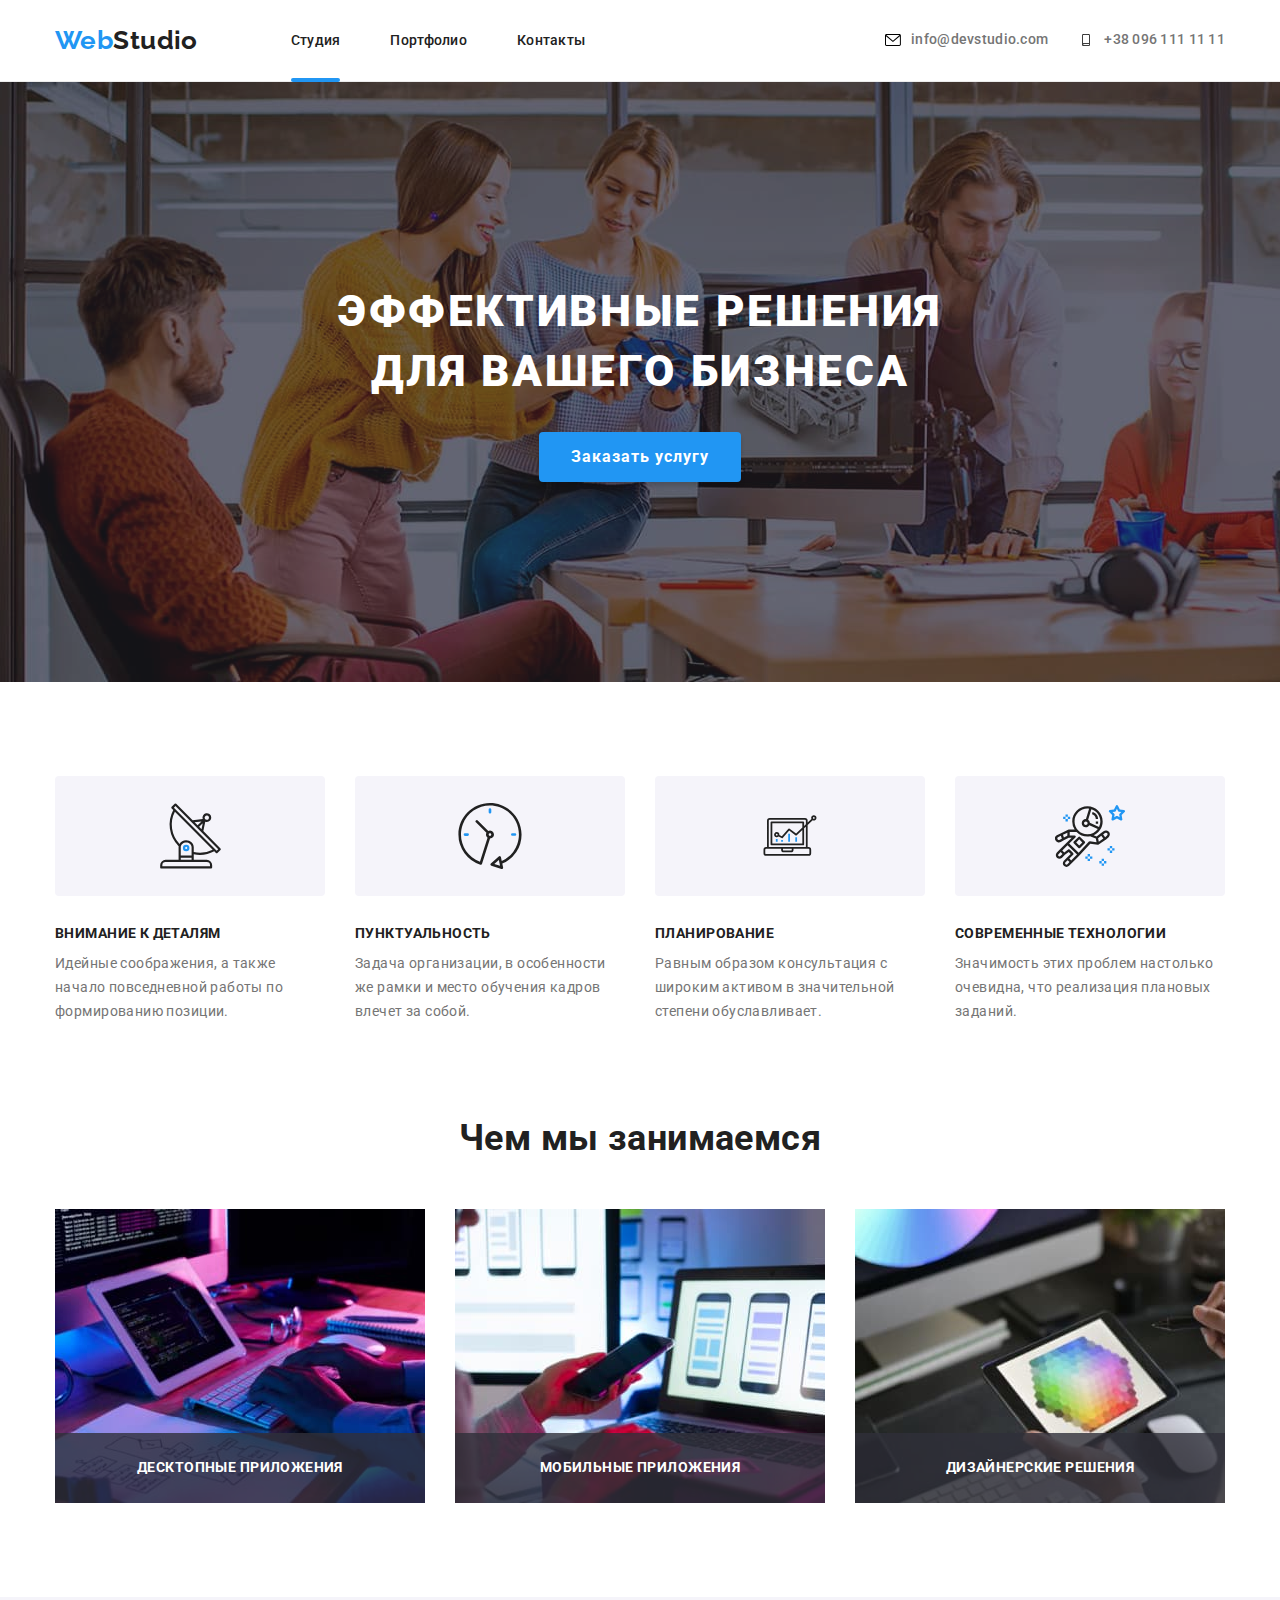
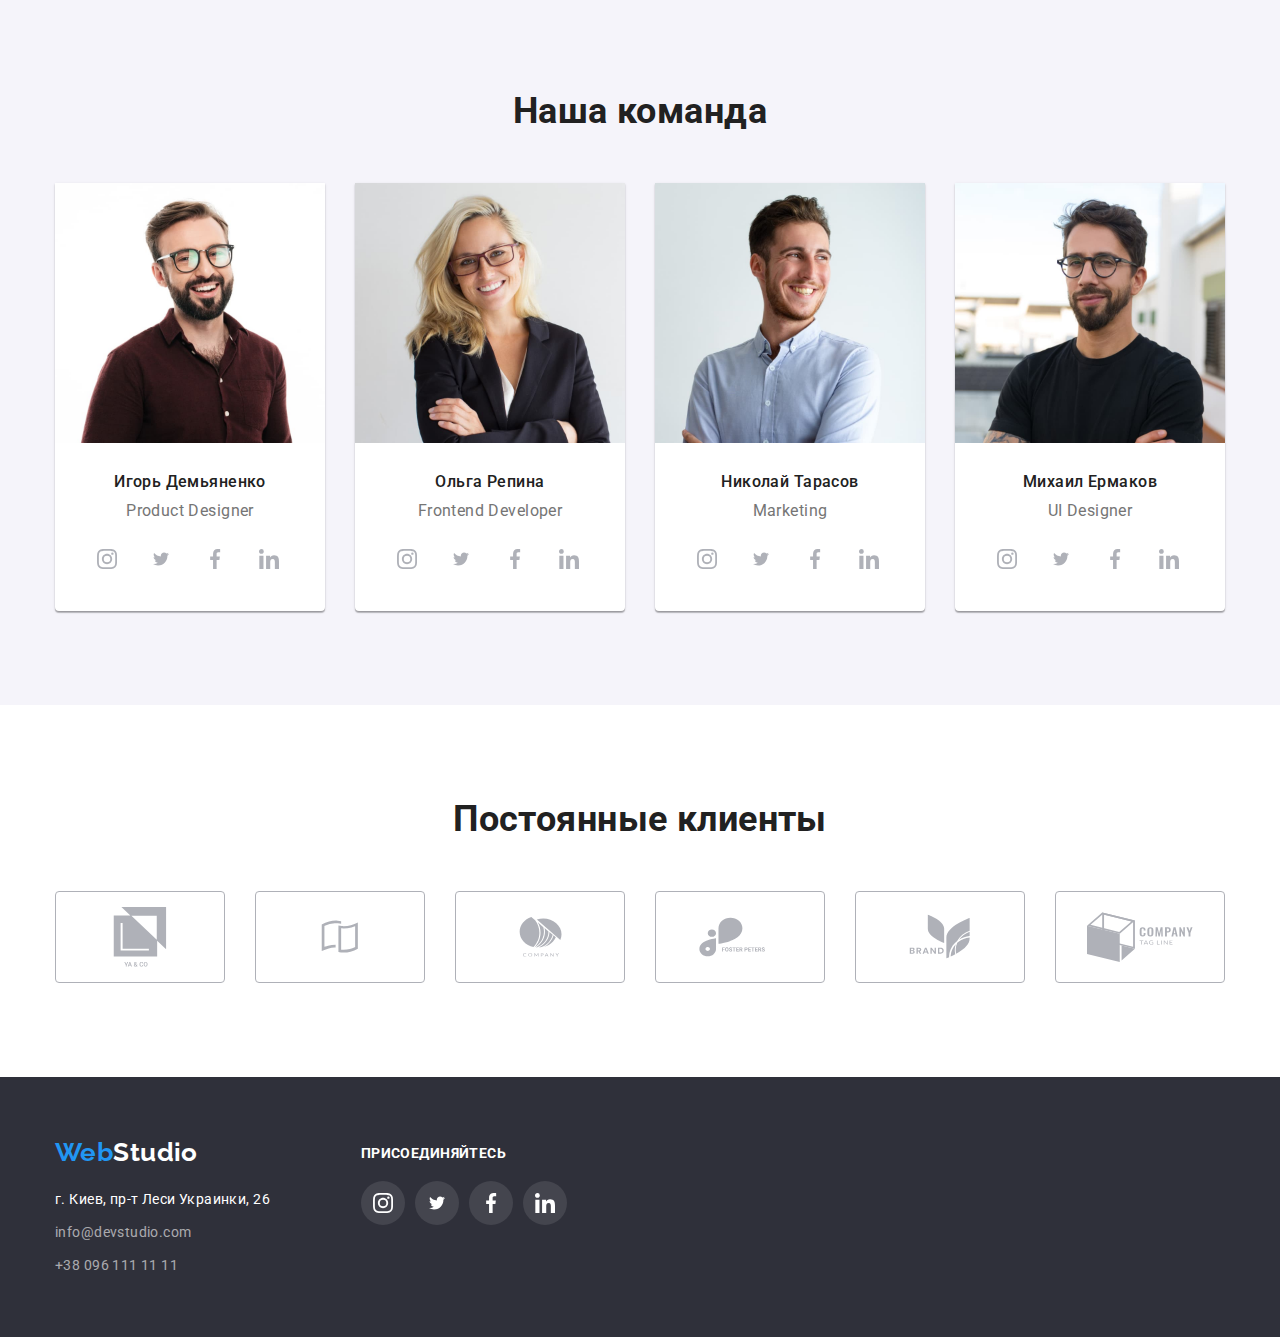
<file: index.html>
<!DOCTYPE html>
<html lang="ru">
  <head>
    <meta charset="UTF-8" />
    <meta http-equiv="X-UA-Compatible" content="IE=edge" />
    <meta name="viewport" content="width=device-width, initial-scale=1.0" />
    <link rel="preconnect" href="https://fonts.googleapis.com" />
    <link rel="preconnect" href="https://fonts.gstatic.com" crossorigin />
    <link
      href="https://fonts.googleapis.com/css2?family=Roboto:wght@400;500;700;900&display=swap"
      rel="stylesheet"
    />
    <link
      href="https://fonts.googleapis.com/css2?family=Raleway:wght@700&display=swap"
      rel="stylesheet"
    />
    <link href="./css/modern-normalize.css" rel="stylesheet" />
    <link href="./css/style.css" rel="stylesheet" />
    <title>Студия</title>
  </head>

  <body>
    <header class="header">
      <div class="header-inner container">
        <a href="#" class="logo"><span>Web</span>Studio</a>
        <nav>
          <ul class="menu">
            <li>
              <a href="#" class="current">Студия</a>
            </li>
            <li>
              <a href="portfolio.html">Портфолио</a>
            </li>
            <li>
              <a href="#">Контакты</a>
            </li>
          </ul>
        </nav>
        <ul class="header-contacts">
          <li>
            <a href="mailto:info@devstudio.com">
              <svg class="contacts-icon" width="16" height="12">
                <use href="./images/icons.svg#icon-mail"></use></svg
              >info@devstudio.com</a
            >
          </li>
          <li>
            <a href="tel:380961111111">
              <svg class="contacts-icon" width="16" height="12">
                <use href="./images/icons.svg#icon-smartphone"></use></svg
              >+38 096 111 11 11</a
            >
          </li>
        </ul>
      </div>
    </header>
    <main>
      <section class="intro">
        <h1 class="intro-title">Эффективные решения для вашего бизнеса</h1>
        <button type="button" class="intro-button" data-modal-open>
          Заказать услугу
        </button>
      </section>
      <section class="benefits section">
        <ul class="benefits-list container">
          <li class="benefits-item">
            <div class="wrapper-icon">
              <svg width="65" height="70">
                <use href="./images/icons.svg#icon-benefits-1"></use>
              </svg>
            </div>
            <h3 class="h3">Внимание к деталям</h3>
            <p>
              Идейные соображения, а также начало повседневной работы по
              формированию позиции.
            </p>
          </li>
          <li class="benefits-item">
            <div class="wrapper-icon">
              <svg width="66" height="70">
                <use href="./images/icons.svg#icon-benefits-2"></use>
              </svg>
            </div>
            <h3 class="h3">Пунктуальность</h3>
            <p>
              Задача организации, в особенности же рамки и место обучения кадров
              влечет за собой.
            </p>
          </li>
          <li class="benefits-item">
            <div class="wrapper-icon">
              <svg width="70" height="53">
                <use href="./images/icons.svg#icon-benefits-3"></use>
              </svg>
            </div>
            <h3 class="h3">Планирование</h3>
            <p>
              Равным образом консультация с широким активом в значительной
              степени обуславливает.
            </p>
          </li>
          <li class="benefits-item">
            <div class="wrapper-icon">
              <svg width="70" height="70">
                <use href="./images/icons.svg#icon-benefits-4"></use>
              </svg>
            </div>
            <h3 class="h3">Современные технологии</h3>
            <p>
              Значимость этих проблем настолько очевидна, что реализация
              плановых заданий.
            </p>
          </li>
        </ul>
      </section>
      <section class="section">
        <div class="container">
          <h2 class="h2">Чем мы занимаемся</h2>
          <ul class="work-list">
            <li class="work-item">
              <img
                src="./images/work-1.jpg"
                width="370"
                height="294"
                alt="Процес роботи 1"
              />
              <h3 class="work-item-name">Десктопные приложения</h3>
            </li>
            <li class="work-item">
              <img
                src="./images/work-2.jpg"
                width="370"
                height="294"
                alt="Процес роботи 2"
              />
              <h3 class="work-item-name">Мобильные приложения</h3>
            </li>
            <li class="work-item">
              <img
                src="./images/work-3.jpg"
                width="370"
                height="294"
                alt="Процес роботи 3"
              />
              <h3 class="work-item-name">Дизайнерские решения</h3>
            </li>
          </ul>
        </div>
      </section>
      <section class="team section">
        <div class="container">
          <h2 class="h2">Наша команда</h2>
          <ul class="team-list">
            <li class="team-item">
              <img
                src="./images/team-1.jpg"
                width="270"
                height="260"
                alt="Игорь Демьяненко"
              />
              <div class="team-detail">
                <p class="fullname">Игорь Демьяненко</p>
                <p class="profession">Product Designer</p>
                <ul class="social">
                  <li class="social-item">
                    <a href="#" target="_blank">
                      <svg width="20" height="20">
                        <use href="./images/icons.svg#icon-instagram"></use>
                      </svg>
                    </a>
                  </li>
                  <li class="social-item">
                    <a href="#" target="_blank">
                      <svg width="20" height="16">
                        <use href="./images/icons.svg#icon-twitter"></use>
                      </svg>
                    </a>
                  </li>
                  <li class="social-item">
                    <a href="#" target="_blank">
                      <svg width="20" height="20">
                        <use href="./images/icons.svg#icon-facebook"></use>
                      </svg>
                    </a>
                  </li>
                  <li class="social-item">
                    <a href="#" target="_blank">
                      <svg width="20" height="20">
                        <use href="./images/icons.svg#icon-linkedin"></use>
                      </svg>
                    </a>
                  </li>
                </ul>
              </div>
            </li>
            <li class="team-item">
              <img
                src="./images/team-2.jpg"
                width="270"
                height="260"
                alt="Ольга Репина"
              />
              <div class="team-detail">
                <p class="fullname">Ольга Репина</p>
                <p class="profession">Frontend Developer</p>
                <ul class="social">
                  <li class="social-item">
                    <a href="#" target="_blank">
                      <svg width="20" height="20">
                        <use href="./images/icons.svg#icon-instagram"></use>
                      </svg>
                    </a>
                  </li>
                  <li class="social-item">
                    <a href="#" target="_blank">
                      <svg width="20" height="16">
                        <use href="./images/icons.svg#icon-twitter"></use>
                      </svg>
                    </a>
                  </li>
                  <li class="social-item">
                    <a href="#" target="_blank">
                      <svg width="20" height="20">
                        <use href="./images/icons.svg#icon-facebook"></use>
                      </svg>
                    </a>
                  </li>
                  <li class="social-item">
                    <a href="#" target="_blank">
                      <svg width="20" height="20">
                        <use href="./images/icons.svg#icon-linkedin"></use>
                      </svg>
                    </a>
                  </li>
                </ul>
              </div>
            </li>
            <li class="team-item">
              <img
                src="./images/team-3.jpg"
                width="270"
                height="260"
                alt="Николай Тарасов"
              />
              <div class="team-detail">
                <p class="fullname">Николай Тарасов</p>
                <p class="profession">Marketing</p>
                <ul class="social">
                  <li class="social-item">
                    <a href="#" target="_blank">
                      <svg width="20" height="20">
                        <use href="./images/icons.svg#icon-instagram"></use>
                      </svg>
                    </a>
                  </li>
                  <li class="social-item">
                    <a href="#" target="_blank">
                      <svg width="20" height="16">
                        <use href="./images/icons.svg#icon-twitter"></use>
                      </svg>
                    </a>
                  </li>
                  <li class="social-item">
                    <a href="#" target="_blank">
                      <svg width="20" height="20">
                        <use href="./images/icons.svg#icon-facebook"></use>
                      </svg>
                    </a>
                  </li>
                  <li class="social-item">
                    <a href="#" target="_blank">
                      <svg width="20" height="20">
                        <use href="./images/icons.svg#icon-linkedin"></use>
                      </svg>
                    </a>
                  </li>
                </ul>
              </div>
            </li>
            <li class="team-item">
              <img
                src="./images/team-4.jpg"
                width="270"
                height="260"
                alt="Михаил Ермаков"
              />
              <div class="team-detail">
                <p class="fullname">Михаил Ермаков</p>
                <p class="profession">UI Designer</p>
                <ul class="social">
                  <li class="social-item">
                    <a href="#" target="_blank">
                      <svg width="20" height="20">
                        <use href="./images/icons.svg#icon-instagram"></use>
                      </svg>
                    </a>
                  </li>
                  <li class="social-item">
                    <a href="#" target="_blank">
                      <svg width="20" height="16">
                        <use href="./images/icons.svg#icon-twitter"></use>
                      </svg>
                    </a>
                  </li>
                  <li class="social-item">
                    <a href="#" target="_blank">
                      <svg width="20" height="20">
                        <use href="./images/icons.svg#icon-facebook"></use>
                      </svg>
                    </a>
                  </li>
                  <li class="social-item">
                    <a href="#" target="_blank">
                      <svg width="20" height="20">
                        <use href="./images/icons.svg#icon-linkedin"></use>
                      </svg>
                    </a>
                  </li>
                </ul>
              </div>
            </li>
          </ul>
        </div>
      </section>
      <section class="customers section">
        <div class="container">
          <h2 class="h2">Постоянные клиенты</h2>
          <ul class="customers-list">
            <li class="customers-item">
              <a href="#" target="_blank">
                <svg width="106" height="60">
                  <use href="./images/icons.svg#icon-customers-1"></use>
                </svg>
              </a>
            </li>
            <li class="customers-item">
              <a href="#" target="_blank">
                <svg width="38" height="34">
                  <use href="./images/icons.svg#icon-customers-2"></use>
                </svg>
              </a>
            </li>
            <li class="customers-item">
              <a href="#" target="_blank">
                <svg width="43" height="41">
                  <use href="./images/icons.svg#icon-customers-3"></use>
                </svg>
              </a>
            </li>
            <li class="customers-item">
              <a href="#" target="_blank">
                <svg width="84" height="40">
                  <use href="./images/icons.svg#icon-customers-4"></use>
                </svg>
              </a>
            </li>
            <li class="customers-item">
              <a href="#" target="_blank">
                <svg width="62" height="45">
                  <use href="./images/icons.svg#icon-customers-5"></use>
                </svg>
              </a>
            </li>
            <li class="customers-item">
              <a href="#" target="_blank">
                <svg width="106" height="60">
                  <use href="./images/icons.svg#icon-customers-6"></use>
                </svg>
              </a>
            </li>
          </ul>
        </div>
      </section>
    </main>
    <footer class="footer">
      <div class="footer-inner container">
        <div class="footer-column">
          <a href="#" class="footer-logo logo"><span>Web</span>Studio</a>
          <address class="location">г. Киев, пр-т Леси Украинки, 26</address>
          <ul class="footer-contacts">
            <li class="footer-item">
              <a href="mailto:info@devstudio.com">info@devstudio.com</a>
            </li>
            <li class="footer-item">
              <a href="tel:380961111111">+38 096 111 11 11</a>
            </li>
          </ul>
        </div>
        <div class="footer-column">
          <p class="footer-social-title">присоединяйтесь</p>
          <ul class="social">
            <li class="secondary social-item">
              <a href="#" target="_blank">
                <svg width="20" height="20">
                  <use href="./images/icons.svg#icon-instagram"></use>
                </svg>
              </a>
            </li>
            <li class="secondary social-item">
              <a href="#" target="_blank">
                <svg width="20" height="16">
                  <use href="./images/icons.svg#icon-twitter"></use>
                </svg>
              </a>
            </li>
            <li class="secondary social-item">
              <a href="#" target="_blank">
                <svg width="20" height="20">
                  <use href="./images/icons.svg#icon-facebook"></use>
                </svg>
              </a>
            </li>
            <li class="secondary social-item">
              <a href="#" target="_blank">
                <svg width="20" height="20">
                  <use href="./images/icons.svg#icon-linkedin"></use>
                </svg>
              </a>
            </li>
          </ul>
        </div>
      </div>
    </footer>
    <div class="backdrop is-hidden" data-modal>
      <div class="modal">
        <button class="modal-clouse-button" type="button" data-modal-close>
          <svg width="18" height="18">
            <use href="./images/icons.svg#icon-close"></use>
          </svg>
        </button>
      </div>
    </div>
    <script src="./js/modal.js"></script>
  </body>
</html>
</file>
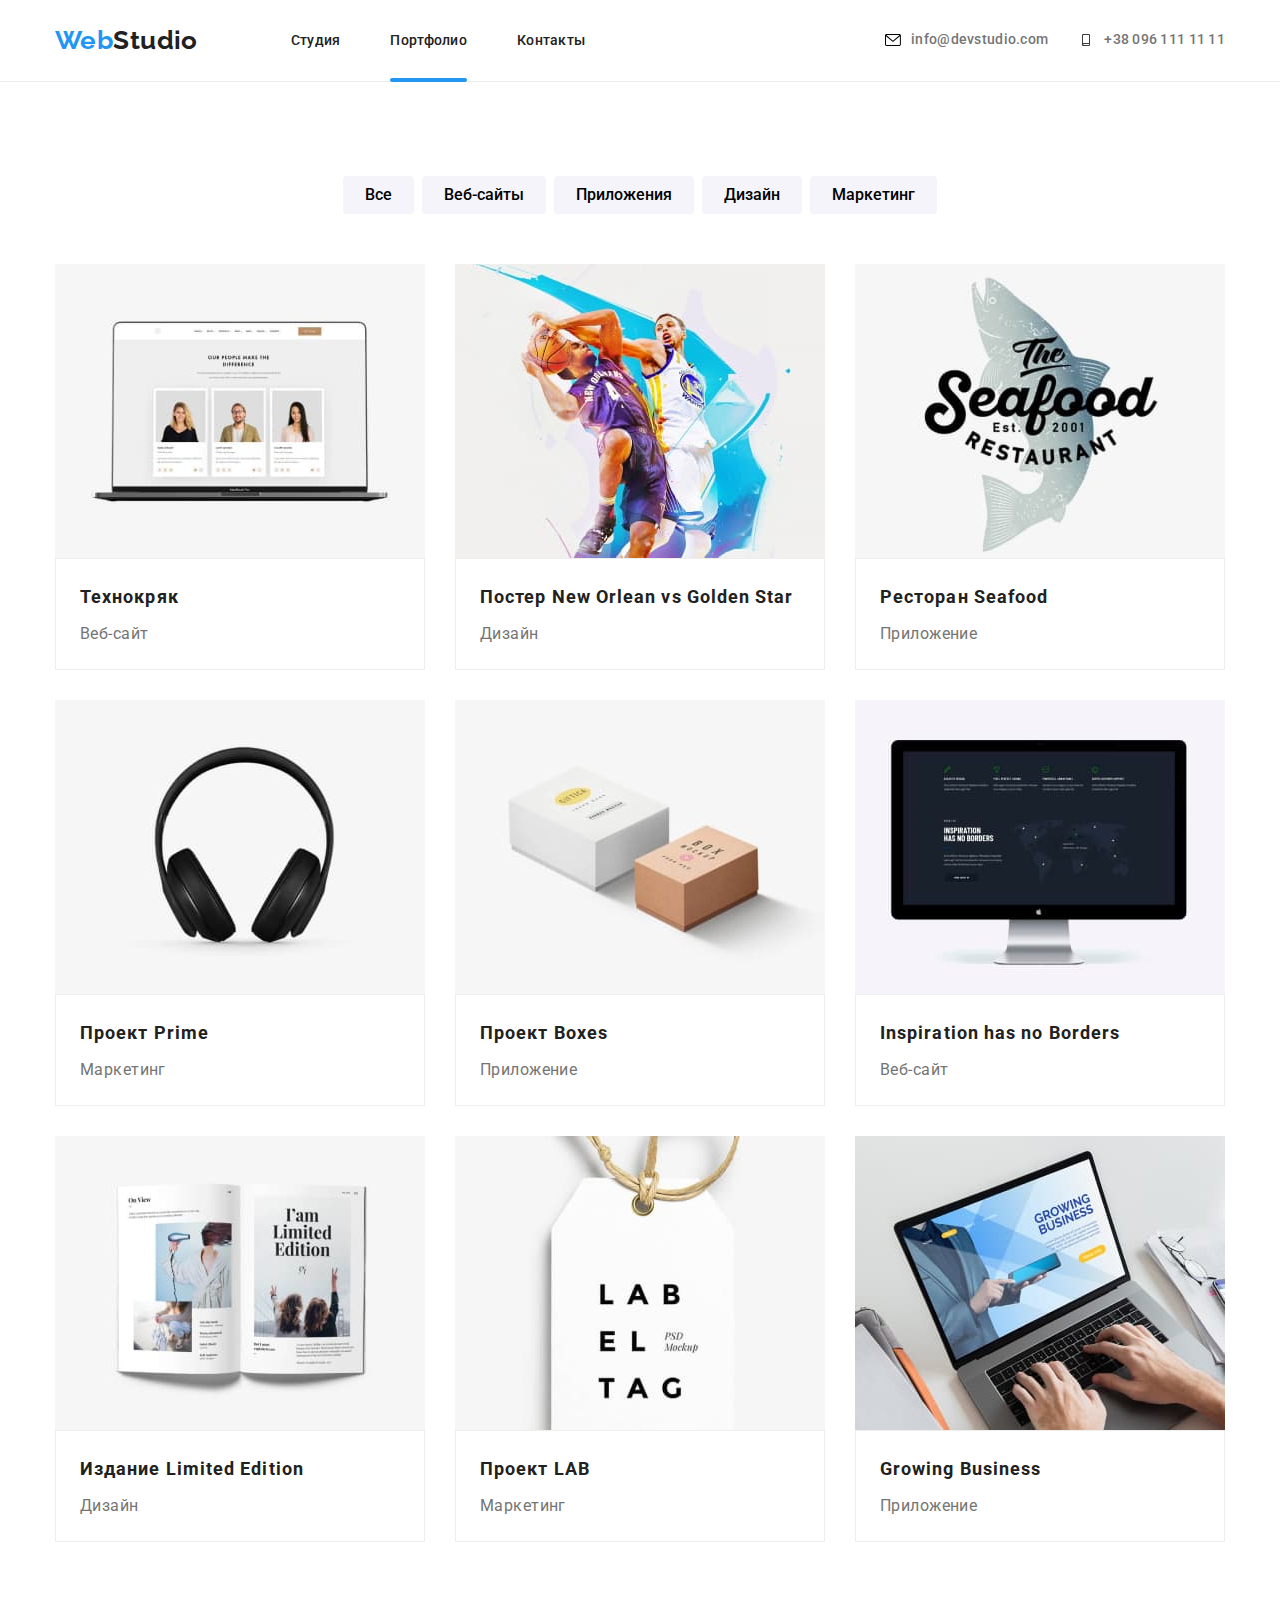
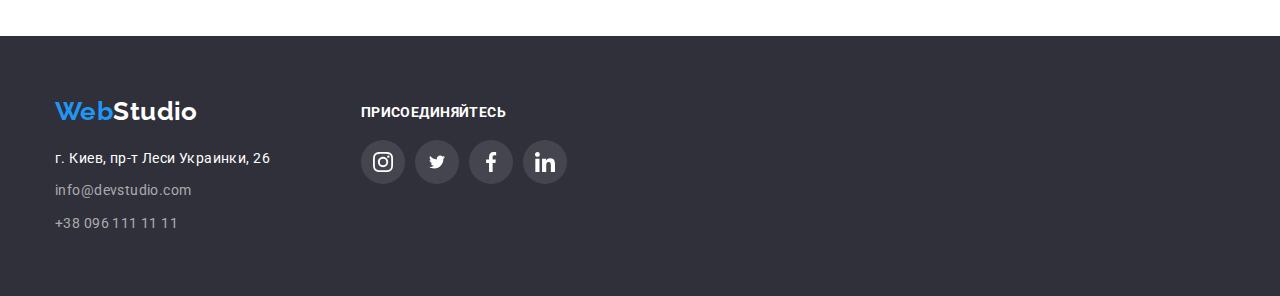
<file: portfolio.html>
<!DOCTYPE html>
<html lang="ru">
  <head>
    <meta charset="UTF-8" />
    <meta http-equiv="X-UA-Compatible" content="IE=edge" />
    <meta name="viewport" content="width=device-width, initial-scale=1.0" />
    <link rel="preconnect" href="https://fonts.googleapis.com" />
    <link rel="preconnect" href="https://fonts.gstatic.com" crossorigin />
    <link
      href="https://fonts.googleapis.com/css2?family=Roboto:wght@400;500;700;900&display=swap"
      rel="stylesheet"
    />
    <link
      href="https://fonts.googleapis.com/css2?family=Raleway:wght@700&display=swap"
      rel="stylesheet"
    />
    <link href="./css/modern-normalize.css" rel="stylesheet" />
    <link href="./css/style.css" rel="stylesheet" />
    <title>Портфолио</title>
  </head>
  <body>
    <header class="header">
      <div class="header-inner container">
        <a href="index.html" class="logo"><span>Web</span>Studio</a>
        <nav>
          <ul class="menu">
            <li>
              <a href="index.html">Студия</a>
            </li>
            <li>
              <a href="#" class="current">Портфолио</a>
            </li>
            <li>
              <a href="#">Контакты</a>
            </li>
          </ul>
        </nav>
        <ul class="header-contacts">
          <li>
            <a href="mailto:info@devstudio.com">
              <svg class="contacts-icon" width="16" height="12">
                <use href="./images/icons.svg#icon-mail"></use></svg
              >info@devstudio.com</a
            >
          </li>
          <li>
            <a href="tel:380961111111">
              <svg class="contacts-icon" width="16" height="12">
                <use href="./images/icons.svg#icon-smartphone"></use></svg
              >+38 096 111 11 11</a
            >
          </li>
        </ul>
      </div>
    </header>
    <main>
      <section class="category section">
        <div class="container">
          <ul class="category-list">
            <li class="filter-item">
              <button type="button" class="category-button">Все</button>
            </li>
            <li class="filter-item">
              <button type="button" class="category-button">Веб-сайты</button>
            </li>
            <li class="filter-item">
              <button type="button" class="category-button">Приложения</button>
            </li>
            <li class="filter-item">
              <button type="button" class="category-button">Дизайн</button>
            </li>
            <li class="filter-item">
              <button type="button" class="category-button">Маркетинг</button>
            </li>
          </ul>
          <ul class="project-list">
            <li class="project-item">
              <div class="project-wrapper">
                <img
                  src="./images/projects-1.jpg"
                  width="370"
                  height="294"
                  alt="Технокряк"
                />
                <p class="project-description">
                  Ресурс предлагает комплексные предложения с разным уровнем
                  функционала и сервисов. Все это позволит посетителю получить
                  исчерпывающие сведения о компании или частном лице.
                </p>
              </div>
              <div class="project-info">
                <h3 class="h3 project-title">Технокряк</h3>
                <p class="project-tip">Веб-сайт</p>
              </div>
            </li>
            <li class="project-item">
              <div class="project-wrapper">
                <img
                  src="./images/projects-2.jpg"
                  width="370"
                  height="294"
                  alt="Постер New Orlean vs Golden Star"
                />
                <p class="project-description">
                  Ресурс предлагает комплексные предложения с разным уровнем
                  функционала и сервисов. Все это позволит посетителю получить
                  исчерпывающие сведения о компании или частном лице.
                </p>
              </div>
              <div class="project-info">
                <h3 class="h3 project-title">
                  Постер New Orlean vs Golden Star
                </h3>
                <p class="project-tip">Дизайн</p>
              </div>
            </li>
            <li class="project-item">
              <div class="project-wrapper">
                <img
                  src="./images/projects-3.jpg"
                  width="370"
                  height="294"
                  alt="Ресторан Seafood"
                />
                <p class="project-description">
                  Ресурс предлагает комплексные предложения с разным уровнем
                  функционала и сервисов. Все это позволит посетителю получить
                  исчерпывающие сведения о компании или частном лице.
                </p>
              </div>
              <div class="project-info">
                <h3 class="h3 project-title">Ресторан Seafood</h3>
                <p class="project-tip">Приложение</p>
              </div>
            </li>
            <li class="project-item">
              <div class="project-wrapper">
                <img
                  src="./images/projects-4.jpg"
                  width="370"
                  height="294"
                  alt="Проект Prime"
                />
                <p class="project-description">
                  Ресурс предлагает комплексные предложения с разным уровнем
                  функционала и сервисов. Все это позволит посетителю получить
                  исчерпывающие сведения о компании или частном лице.
                </p>
              </div>
              <div class="project-info">
                <h3 class="h3 project-title">Проект Prime</h3>
                <p class="project-tip">Маркетинг</p>
              </div>
            </li>
            <li class="project-item">
              <div class="project-wrapper">
                <img
                  src="./images/projects-5.jpg"
                  width="370"
                  height="294"
                  alt="Проект Boxes"
                />
                <p class="project-description">
                  Ресурс предлагает комплексные предложения с разным уровнем
                  функционала и сервисов. Все это позволит посетителю получить
                  исчерпывающие сведения о компании или частном лице.
                </p>
              </div>
              <div class="project-info">
                <h3 class="h3 project-title">Проект Boxes</h3>
                <p class="project-tip">Приложение</p>
              </div>
            </li>
            <li class="project-item">
              <div class="project-wrapper">
                <img
                  src="./images/projects-6.jpg"
                  width="370"
                  height="294"
                  alt="Inspiration has no Borders"
                />
                <p class="project-description">
                  Ресурс предлагает комплексные предложения с разным уровнем
                  функционала и сервисов. Все это позволит посетителю получить
                  исчерпывающие сведения о компании или частном лице.
                </p>
              </div>
              <div class="project-info">
                <h3 class="h3 project-title">Inspiration has no Borders</h3>
                <p class="project-tip">Веб-сайт</p>
              </div>
            </li>
            <li class="project-item">
              <div class="project-wrapper">
                <img
                  src="./images/projects-7.jpg"
                  width="370"
                  height="294"
                  alt="Издание Limited Edition"
                />
                <p class="project-description">
                  Ресурс предлагает комплексные предложения с разным уровнем
                  функционала и сервисов. Все это позволит посетителю получить
                  исчерпывающие сведения о компании или частном лице.
                </p>
              </div>
              <div class="project-info">
                <h3 class="h3 project-title">Издание Limited Edition</h3>
                <p class="project-tip">Дизайн</p>
              </div>
            </li>
            <li class="project-item">
              <div class="project-wrapper">
                <img
                  src="./images/projects-8.jpg"
                  width="370"
                  height="294"
                  alt="Проект LAB"
                />
                <p class="project-description">
                  Ресурс предлагает комплексные предложения с разным уровнем
                  функционала и сервисов. Все это позволит посетителю получить
                  исчерпывающие сведения о компании или частном лице.
                </p>
              </div>
              <div class="project-info">
                <h3 class="h3 project-title">Проект LAB</h3>
                <p class="project-tip">Маркетинг</p>
              </div>
            </li>
            <li class="project-item">
              <div class="project-wrapper">
                <img
                  src="./images/projects-9.jpg"
                  width="370"
                  height="294"
                  alt="Growing Business"
                />
                <p class="project-description">
                  Ресурс предлагает комплексные предложения с разным уровнем
                  функционала и сервисов. Все это позволит посетителю получить
                  исчерпывающие сведения о компании или частном лице.
                </p>
              </div>
              <div class="project-info">
                <h3 class="h3 project-title">Growing Business</h3>
                <p class="project-tip">Приложение</p>
              </div>
            </li>
          </ul>
        </div>
      </section>
    </main>
    <footer class="footer">
      <div class="footer-inner container">
        <div class="footer-column">
          <a href="index.html" class="footer-logo logo"
            ><span>Web</span>Studio</a
          >
          <address class="location">г. Киев, пр-т Леси Украинки, 26</address>
          <ul class="footer-contacts">
            <li class="footer-item">
              <a href="mailto:info@devstudio.com">info@devstudio.com</a>
            </li>
            <li class="footer-item">
              <a href="tel:380961111111">+38 096 111 11 11</a>
            </li>
          </ul>
        </div>
        <div class="footer-column">
          <p class="footer-social-title">присоединяйтесь</p>
          <ul class="social">
            <li class="secondary social-item">
              <a href="#" target="_blank">
                <svg width="20" height="20">
                  <use href="./images/icons.svg#icon-instagram"></use>
                </svg>
              </a>
            </li>
            <li class="secondary social-item">
              <a href="#" target="_blank">
                <svg width="20" height="16">
                  <use href="./images/icons.svg#icon-twitter"></use>
                </svg>
              </a>
            </li>
            <li class="secondary social-item">
              <a href="#" target="_blank">
                <svg width="20" height="20">
                  <use href="./images/icons.svg#icon-facebook"></use>
                </svg>
              </a>
            </li>
            <li class="secondary social-item">
              <a href="#" target="_blank">
                <svg width="20" height="20">
                  <use href="./images/icons.svg#icon-linkedin"></use>
                </svg>
              </a>
            </li>
          </ul>
        </div>
      </div>
    </footer>
  </body>
</html>
</file>
<file: css/style.css>
:root {
  --primary-color: #757575;
  --secondary-color: rgba(255, 255, 255, 0.6);
  --brand-color: #2196f3;
  --black-color: #212121;
  --white-color: #fff;
  --intro-color: rgba(47, 48, 58, 0.4);
  --futer-color: #2f303a;
  --grey-color: rgba(255, 255, 255, 0.6);
  --grey-color-lighter: #f5f4fa;
  --grey-color-darken: #eeeeee;
  --header-border-color: #ececec;
  --icon-color: #afb1b8;
  --icon-footer-color: rgba(255, 255, 255, 0.1);
}

body {
  font-family: "Roboto", "Helvetica Neue", sans-serif;
  font-weight: 400;
  font-size: 14px;
  letter-spacing: 0.03em;
  color: var(--primary-color);
}

ul {
  margin-top: 0;
  margin-bottom: 0;
  padding-left: 0;
  list-style-type: none;
}

h1,
h2,
h3 {
  margin-top: 0;
}

p {
  margin-top: 0;
  margin-bottom: 0;
}

.h2 {
  margin-bottom: 50px;
  font-weight: 700;
  font-size: 36px;
  line-height: 1.16;
  text-align: center;
  color: var(--black-color);
}

.h3 {
  font-weight: 700;
  font-size: 14px;
  line-height: 1.14;
  color: var(--black-color);
}

.container {
  width: 1200px;
  margin-right: auto;
  margin-left: auto;
  padding-right: 15px;
  padding-left: 15px;
}

.section {
  padding-top: 94px;
  padding-bottom: 94px;
}

.social {
  display: flex;
}

.social-item {
  margin-right: 10px;
}

.social-item:last-child {
  margin-right: 0;
}

.social-item a {
  display: flex;
  align-items: center;
  justify-content: center;
  width: 44px;
  height: 44px;
  fill: var(--icon-color);
  border-radius: 50%;
  transition-duration: 250ms;
  transition-property: background-color, fill;
  transition-timing-function: cubic-bezier(0.4, 0, 0.2, 1);
}

.social-item a:hover,
.social-item a:focus {
  background-color: var(--brand-color);
  fill: var(--white-color);
}

.header {
  padding-top: 25px;
  padding-bottom: 25px;
  border-bottom: 1px solid var(--header-border-color);
}

.header-inner {
  display: flex;
  align-items: center;
}

.logo {
  margin-right: 93px;
  font-family: "Raleway";
  font-weight: 700;
  font-size: 26px;
  line-height: 1.19;
  color: var(--black-color);
  text-decoration: none;
}

.logo span {
  color: var(--brand-color);
}

.menu {
  display: flex;
  list-style-type: none;
}

.menu li {
  margin-right: 50px;
}

.menu li:last-child {
  margin-right: 0;
}

.menu a {
  position: relative;
  font-weight: 500;
  line-height: 1.14;
  letter-spacing: 0.02em;
  color: var(--black-color);
  text-decoration: none;
  padding-top: 32px;
  padding-bottom: 32px;
  transition-duration: 250ms;
  transition-property: color;
  transition-timing-function: cubic-bezier(0.4, 0, 0.2, 1);
}

.menu .current::after {
  content: "";
  position: absolute;
  right: 0;
  bottom: -2px;
  left: 0;
  height: 4px;
  border-radius: 2px;
  background-color: var(--brand-color);
}

.menu a:hover,
.menu a:focus {
  color: var(--brand-color);
}

.header-contacts {
  display: flex;
  margin-left: auto;
  list-style-type: none;
}

.header-contacts a {
  display: flex;
  align-items: center;
  font-weight: 500;
  line-height: 1.14;
  letter-spacing: 0.02em;
  color: var(--primary-color);
  text-decoration: none;
  transition-duration: 250ms;
  transition-property: color, fill;
  transition-timing-function: cubic-bezier(0.4, 0, 0.2, 1);
}

.header-contacts li {
  margin-right: 30px;
}

.header-contacts li:last-child {
  margin-right: 0;
}

.header-contacts a:hover,
.header-contacts a:focus {
  color: var(--brand-color);
  fill: var(--brand-color);
}

.contacts-icon {
  margin-right: 10px;
}

.intro {
  position: relative;
  padding-top: 200px;
  padding-bottom: 200px;
  display: flex;
  flex-direction: column;
  align-items: center;
  justify-content: center;
  min-height: 600px;
  background-color: var(--intro-color);
  background-image: url(./../images/inro-bg.jpg);
  background-repeat: no-repeat;
  background-size: cover;
}

.intro::before {
  content: "";
  position: absolute;
  top: 0;
  right: 0;
  bottom: 0;
  left: 0;
  background-color: var(--intro-color);
}

.intro-title {
  position: relative;
  max-width: 696px;
  margin-bottom: 30px;
  font-weight: 900;
  font-size: 44px;
  line-height: 1.36;
  text-align: center;
  letter-spacing: 0.06em;
  text-transform: uppercase;
  color: var(--white-color);
  z-index: 1;
}

.intro-button {
  position: relative;
  padding-left: 32px;
  padding-right: 32px;
  padding-top: 10px;
  padding-bottom: 10px;
  border: none;
  background-color: var(--brand-color);
  font-weight: 700;
  font-size: 16px;
  line-height: 1.87;
  text-align: center;
  letter-spacing: 0.06em;
  color: var(--white-color);
  cursor: pointer;
  font-family: inherit;
  z-index: 1;
  box-shadow: 0px 4px 4px rgba(0, 0, 0, 0.15);
  border-radius: 4px;
}

.benefits {
  padding-bottom: 0;
}

.benefits h3 {
  text-transform: uppercase;
  margin-bottom: 10px;
}

.benefits p {
  line-height: 1.71;
}

.benefits-list {
  list-style-type: none;
  display: flex;
}

.benefits-item {
  flex: 1 1 0;
  margin-right: 30px;
}

.benefits-item:last-child {
  margin-right: 0;
}

.wrapper-icon {
  display: flex;
  align-items: center;
  justify-content: center;
  width: 100%;
  height: 120px;
  background-color: var(--grey-color-lighter);
  border-radius: 4px;
  margin-bottom: 30px;
}

.work-list {
  list-style-type: none;
  display: flex;
}

.work-item {
  margin-right: 30px;
  position: relative;
}

.work-item:last-child {
  margin-right: 0;
}

.work-item img {
  display: block;
}

.work-item-name {
  display: flex;
  align-items: center;
  justify-content: center;
  width: 100%;
  min-height: 70px;
  font-size: 14px;
  line-height: 1.14;
  font-weight: 700;
  text-transform: uppercase;
  color: var(--white-color);
  background-color: rgba(47, 48, 58, 0.8);
  position: absolute;
  bottom: 0;
  margin-bottom: 0;
  padding: 8px;
}

.team {
  background-color: var(--grey-color-lighter);
}

.team-list {
  list-style-type: none;
  display: flex;
}

.team-item {
  margin-right: 30px;
  box-shadow: 0px 1px 3px rgba(0, 0, 0, 0.12), 0px 1px 1px rgba(0, 0, 0, 0.14),
    0px 2px 1px rgba(0, 0, 0, 0.2);
  border-radius: 0px 0px 4px 4px;
  background-color: var(--white-color);
}

.team-item:last-child {
  margin-right: 0;
}

.team-detail {
  padding: 30px;
}

.team-item img {
  display: block;
}

.fullname {
  margin-bottom: 10px;
  font-weight: 500;
  font-size: 16px;
  line-height: 1.18;
  text-align: center;
  color: var(--black-color);
}

.profession {
  font-weight: 400;
  font-size: 16px;
  line-height: 1.18;
  text-align: center;
  margin-bottom: 16px;
}

.customers-list {
  display: flex;
}

.customers-item {
  flex: 1 1 0;
  margin-right: 30px;
}

.customers-item:last-child {
  margin-right: 0;
}

.customers-item a {
  display: flex;
  align-items: center;
  justify-content: center;
  width: 170px;
  height: 92px;
  border: 1px solid #afb1b8;
  border-radius: 4px;
  fill: var(--icon-color);
  transition-duration: 250ms;
  transition-property: border-color, fill;
  transition-timing-function: cubic-bezier(0.4, 0, 0.2, 1);
}

.customers-item a:hover,
.customers-item a:focus {
  fill: var(--brand-color);
  border-color: var(--brand-color);
}

.footer {
  padding-top: 60px;
  padding-bottom: 60px;
  background: var(--futer-color);
}

.footer-inner {
  display: flex;
}

.footer-column {
  margin-right: 70px;
}

.footer-social-title {
  color: var(--white-color);
  margin-bottom: 20px;
  padding-top: 8px;
  font-weight: 700;
  text-transform: uppercase;
}

.secondary.social-item a {
  fill: var(--white-color);
  background-color: var(--icon-footer-color);
}
.secondary.social-item a:hover,
.secondary.social-item a:focus {
  background-color: var(--brand-color);
  fill: var(--white-color);
}
.footer-logo {
  display: block;
  color: var(--white-color);
  margin-bottom: 20px;
}

.location {
  margin-bottom: 9px;
  font-style: normal;
  color: var(--white-color);
  line-height: 1.71;
}

.footer-contacts {
  list-style-type: none;
}

.footer-item {
  margin-bottom: 9px;
}

.footer-contacts a {
  color: var(--grey-color);
  text-decoration: none;
  line-height: 1.71;
}

.footer-item:last-child {
  margin-bottom: 0;
}

.project-list {
  display: flex;
  flex-wrap: wrap;
  list-style-type: none;
}

.project-item {
  margin-right: 30px;
  margin-bottom: 30px;
  transition-duration: 250ms;
  transition-property: box-shadow;
  transition-timing-function: cubic-bezier(0.4, 0, 0.2, 1);
}

.project-item:nth-child(3n) {
  margin-right: 0;
}

.project-item:hover {
  box-shadow: 0px 1px 1px rgba(0, 0, 0, 0.12), 0px 4px 4px rgba(0, 0, 0, 0.06),
    1px 4px 6px rgba(0, 0, 0, 0.16);
}

.project-item:hover .project-description {
  transform: translateY(0);
}

.project-wrapper {
  position: relative;
  overflow: hidden;
}

.project-description {
  position: absolute;
  bottom: 0;
  top: 0;
  display: flex;
  align-items: center;
  justify-content: center;
  font-size: 18px;
  line-height: 1.55;
  color: var(--white-color);
  background-color: rgba(33, 150, 243, 0.9);
  padding-left: 24px;
  padding-right: 24px;
  padding-top: 64px;
  padding-bottom: 64px;
  transition-duration: 250ms;
  transition-property: transform;
  transition-timing-function: cubic-bezier(0.4, 0, 0.2, 1);
  transform: translateY(100%);
}

.project-list h3 {
  line-height: 2;
  letter-spacing: 0.06em;
}

.category {
  padding-bottom: 64px;
}

.category-list {
  display: flex;
  justify-content: center;
  list-style-type: none;
  margin-bottom: 50px;
}

.filter-item {
  margin-left: 4px;
  margin-right: 4px;
}

.category-button {
  padding-left: 22px;
  padding-right: 22px;
  padding-top: 6px;
  padding-bottom: 6px;
  border: none;
  background-color: var(--grey-color-lighter);
  font-weight: 500;
  font-size: 16px;
  line-height: 1.62;
  text-align: center;
  font-family: inherit;
  border-radius: 4px;
  transition-duration: 250ms;
  transition-property: background-color, color, box-shadow;
  transition-timing-function: cubic-bezier(0.4, 0, 0.2, 1);
}

.category-button:hover,
.category-button:focus {
  background-color: var(--brand-color);
  color: var(--white-color);
  cursor: pointer;
  box-shadow: 0px 3px 1px rgba(0, 0, 0, 0.1), 0px 1px 2px rgba(0, 0, 0, 0.08),
    0px 2px 2px rgba(0, 0, 0, 0.12);
}

.project-info {
  padding-left: 24px;
  padding-right: 24px;
  padding-top: 20px;
  padding-bottom: 20px;
  border: 1px solid var(--grey-color-darken);
}

.project-info h3 {
  margin-bottom: 4px;
}

.project-item img {
  display: block;
}

.project-title {
  font-size: 18px;
  line-height: 36px;
}

.project-tip {
  font-size: 16px;
  line-height: 1.87;
}

.backdrop {
  position: fixed;
  z-index: 20;
  top: 0;
  left: 0;
  width: 100%;
  height: 100%;
  display: flex;
  align-items: center;
  justify-content: center;
  padding: 16px;
  background-color: rgba(0, 0, 0, 0.2);
}

.is-hidden {
  visibility: hidden;
  opacity: 0;
  pointer-events: none;
}

.is-hidden .modal {
  opacity: 0;
  transform: translateY(-10%);
}

.modal {
  position: relative;
  width: 528px;
  min-height: 581px;
  background-color: var(--white-color);
  box-shadow: 0px 1px 3px rgba(0, 0, 0, 0.12), 0px 1px 1px rgba(0, 0, 0, 0.14),
    0px 2px 1px rgba(0, 0, 0, 0.2);
  border-radius: 4px;
  opacity: 1;
  transform: translateY(0);
  transition-duration: 250ms;
  transition-property: opacity, transform;
  transition-timing-function: cubic-bezier(0.4, 0, 0.2, 1);
}

.modal-clouse-button {
  position: absolute;
  display: flex;
  align-items: center;
  justify-content: center;
  top: 8px;
  right: 8px;
  width: 30px;
  height: 30px;
  border: 1px solid rgba(0, 0, 0, 0.1);
  border-radius: 50%;
  background-color: var(--white-color);
  cursor: pointer;
}
</file>
